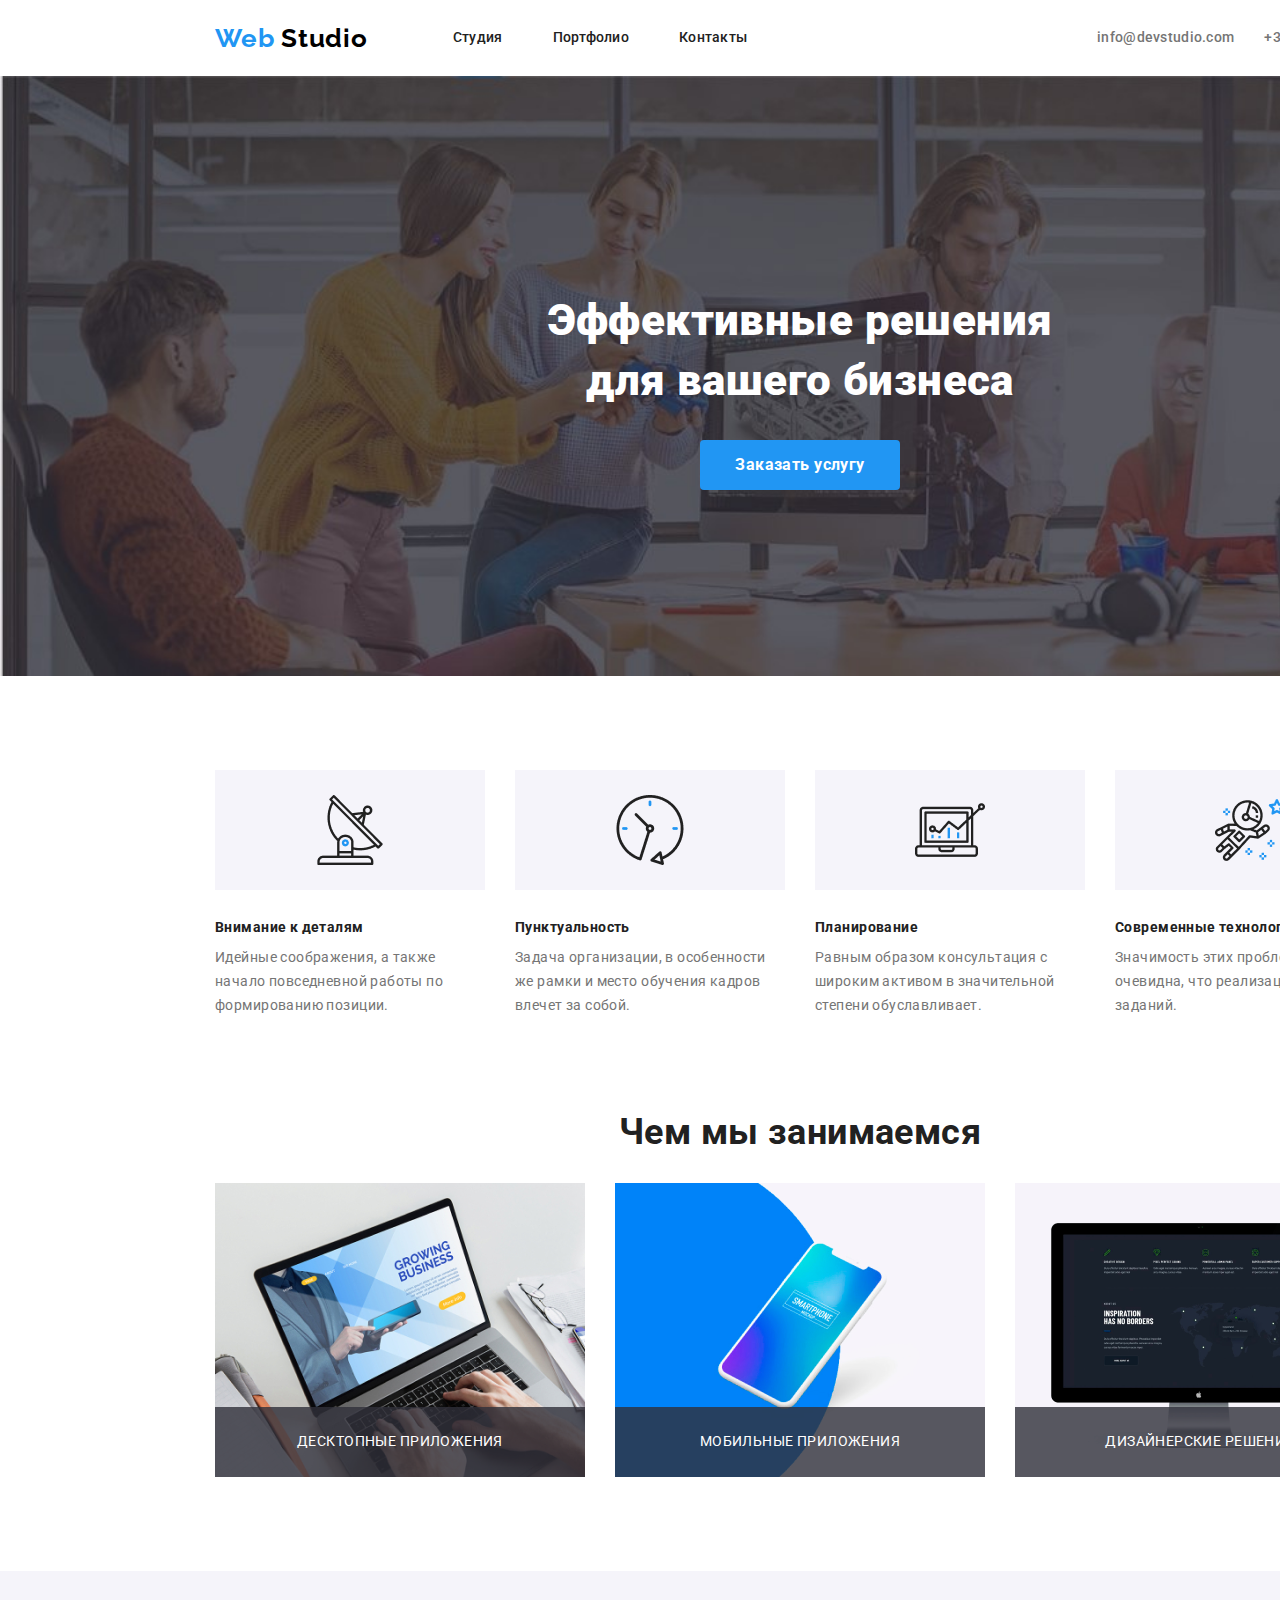
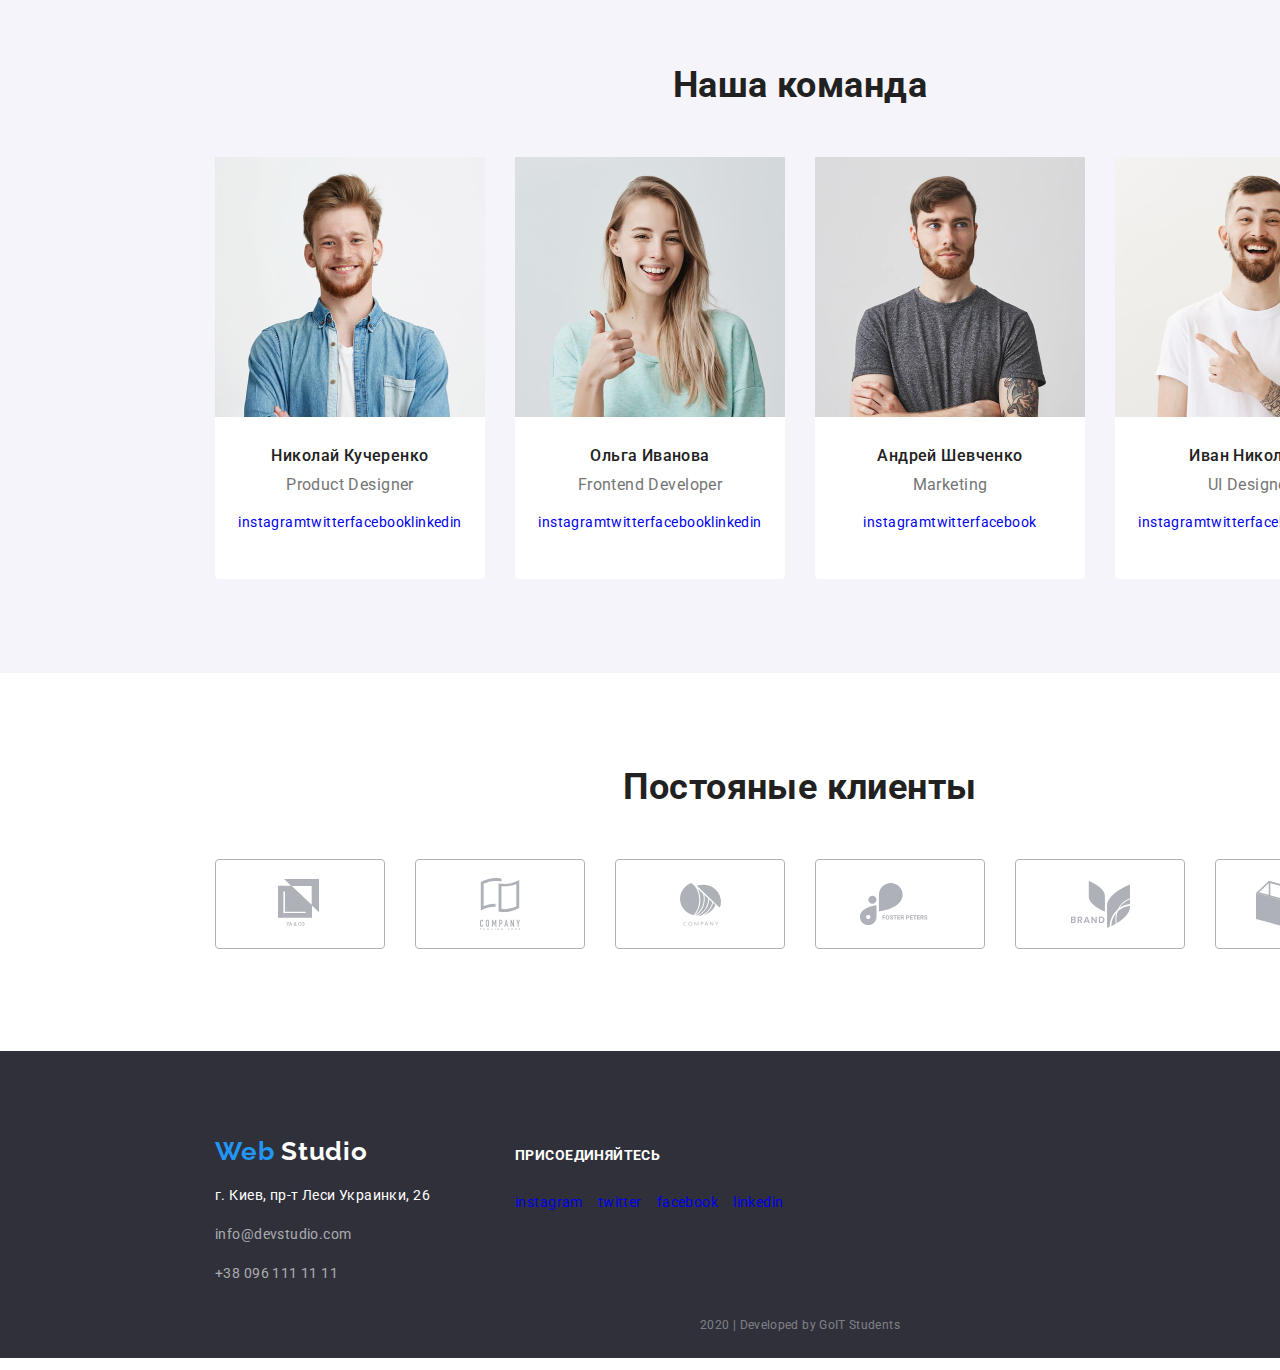
<file: index.html>
<!DOCTYPE html>
<html lang="ru">
  <head>
    <meta charset="UTF-8" />
    <meta name="viewport" content="width=device-width, initial-scale=1.0" />
    <title>Web Studio</title>
    <link rel="stylesheet" href="./css/normalize.css " />
    <link
      href="https://fonts.googleapis.com/css2?family=Raleway:wght@700&family=Roboto:wght@400;500;700;900&display=swap"
      rel="stylesheet"
    />
    <link rel="stylesheet" href="./css/styles.css" />
  </head>
  <body>
    <header>
      <nav class="nav-header container">
        <a href="index.html" class="logo">
          <span class="logo-web">Web</span>
          <span class="logo-studio">Studio</span>
        </a>
        <ul class="nav">
          <li><a href="index.html" class="nav-link">Студия</a></li>
          <li><a href="portfolio.html" class="nav-link">Портфолио</a></li>
          <li><a href="" class="nav-link">Контакты</a></li>
        </ul>
        <ul class="nav-address">
          <li><a href="mailto:info@devstudio.com"> info@devstudio.com</a></li>
          <li><a href="tel:+380961111111"> +38 096 111 11 11</a></li>
        </ul>
      </nav>
    </header>

    <main>
      <!-- section 1 / Эффективные решения -->
      <div class="">
        <section>
          <div class="main-header">
            <h1 class="header-style">
              Эффективные решения <br />
              для вашего бизнеса
            </h1>
            <a href="/" class="button">Заказать услугу</a>
          </div>
          <div class="advantages space-94">
            <h2 class="title transparent">advantages</h2>
            <ul class="header-title container">
              <li class="header-title-list">
                <div class="antenna"></div>
                <h3>Внимание к деталям</h3>
                <p>
                  Идейные соображения, а также начало повседневной работы по
                  формированию позиции.
                </p>
              </li>
              <li class="header-title-list">
                <div class="clock"></div>
                <h3>Пунктуальность</h3>
                <p>
                  Задача организации, в особенности же рамки и место обучения
                  кадров влечет за собой.
                </p>
              </li>
              <li class="header-title-list">
                <div class="diagram"></div>
                <h3>Планирование</h3>
                <p>
                  Равным образом консультация с широким активом в значительной
                  степени обуславливает.
                </p>
              </li>
              <li class="header-title-list">
                <div class="astronaut"></div>
                <h3>Современные технологии</h3>
                <p>
                  Значимость этих проблем настолько очевидна, что реализация
                  плановых заданий.
                </p>
              </li>
            </ul>
          </div>
        </section>

        <!-- section 2 / Чем мы занимаемся  -->

        <section class="space-94 container">
          <h2 class="title">Чем мы занимаемся</h2>
          <ul class="title-white ind-sec-2">
            <li class="desktop">
              <!-- <img
              src="./images/desktop.png"
              width="370"
              height="294"
              alt="Ноутбук"
            /> -->
              <p>Десктопные приложения</p>
            </li>
            <li class="phone">
              <!-- <img
              src="./images/phone.png"
              width="370"
              height="294"
              alt="Мобильный телефон"
            /> -->
              <p>Мобильные приложения</p>
            </li>
            <li class="monitor">
              <!-- <img
              src="./images/monitor.png"
              width="370"
              height="294"
              alt="Монитор"
            /> -->
              <p>Дизайнерские решения</p>
            </li>
          </ul>
        </section>

        <!-- section 3 / Наша команда  -->

        <section class="bg-gray space-94 space-94-pb">
          <h2 class="title our-team">Наша команда</h2>
          <ul class="title-team container">
            <li class="nikolay-kucherenko">
              <!-- <img
              src="./images/nikolay-kucherenko.png"
              alt="Николай Кучеренко"
              width="270"
              height="260"
            /> -->
              <div class="photo"></div>
              <div class="description">
                <b>Николай Кучеренко</b>
                <p>Product Designer</p>
                <ul class="link-style social-link">
                  <li><a href="https://www.instagram.com/">instagram</a></li>
                  <li><a href="https://twitter.com/">twitter</a></li>
                  <li><a href="https://facebook.com/">facebook</a></li>
                  <li><a href="https://www.linkedin.com/">linkedin</a></li>
                </ul>
              </div>
            </li>
            <li class="olga-ivanova">
              <!-- <img
              src="./images/olga-ivanova.png"
              alt="Ольга Иванова"
              width="270"
              height="260"
            /> -->
              <div class="photo"></div>
              <div class="description">
                <b>Ольга Иванова</b>
                <p>Frontend Developer</p>
                <ul class="link-style social-link">
                  <li><a href="https://www.instagram.com/">instagram</a></li>
                  <li><a href="https://twitter.com/">twitter</a></li>
                  <li><a href="https://facebook.com/">facebook</a></li>
                  <li><a href="https://www.linkedin.com/">linkedin</a></li>
                </ul>
              </div>
            </li>
            <li class="andrey-shevchenko">
              <!-- <img
              src="./images/andrey-shevchenko.png"
              alt="Андрей Шевченко"
              width="270"
              height="260"
            /> -->
              <div class="photo"></div>
              <div class="description">
                <b>Андрей Шевченко</b>
                <p>Marketing</p>
                <ul class="link-style social-link">
                  <li><a href="https://www.instagram.com/">instagram</a></li>
                  <li><a href="https://twitter.com/">twitter</a></li>
                  <li><a href="https://facebook.com/">facebook</a></li>
                  <li><a href="https://www.linkedin.com/"></a></li>
                </ul>
              </div>
            </li>
            <li class="ivan-nikolaev">
              <!-- <img
              src="./images/ivan-nikolaev.png"
              alt="Иван Николаев"
              width="270"
              height="260"
            /> -->
              <div class="photo"></div>
              <div class="description">
                <b>Иван Николаев</b>
                <p>UI Designer</p>
                <ul class="link-style social-link">
                  <li><a href="https://www.instagram.com/">instagram</a></li>
                  <li><a href="https://twitter.com/">twitter</a></li>
                  <li><a href="https://facebook.com/">facebook</a></li>
                  <li><a href="https://www.linkedin.com/">linkedin</a></li>
                </ul>
              </div>
            </li>
          </ul>
        </section>

        <!-- section 4 / Постояные клиенты -->

        <section>
          <h2 class="title space-94">Постояные клиенты</h2>
          <ul class="our-customs space-94-pb container">
            <li>
              <a href="">
                <img
                  src="./images/Client-1.svg"
                  width="170"
                  height="90"
                  alt="company"
                />
              </a>
            </li>
            <li>
              <a href="">
                <img
                  src="./images/Client-2.svg"
                  width="170"
                  height="90"
                  alt="company"
                />
              </a>
            </li>
            <li>
              <a href="">
                <img
                  src="./images/Client-3.svg"
                  width="170"
                  height="90"
                  alt="company"
                />
              </a>
            </li>
            <li>
              <a href="">
                <img
                  src="./images/Client-4.svg"
                  width="170"
                  height="90"
                  alt="company"
                />
              </a>
            </li>
            <li>
              <a href="">
                <img
                  src="./images/Client-5.svg"
                  width="170"
                  height="90"
                  alt="company"
                />
              </a>
            </li>
            <li>
              <a href="">
                <img
                  src="./images/Client-6.svg"
                  width="170"
                  height="90"
                  alt="company"
                />
              </a>
            </li>
          </ul>
        </section>
      </div>
    </main>
    <footer class="footer">
      <div class="container">
        <div class="footer-info">
          <div class="footer-sec1">
            <a href="index.html" class="logo">
              <span class="logo-web">Web</span>
              <span class="logo-studio">Studio</span>
            </a>
            <address>
              <ul class="link-style">
                <li>
                  <a
                    class="title-white footer-map"
                    href="https://www.google.com/maps/place/%D0%B1%D1%83%D0%BB.+%D0%9B%D0%B5%D1%81%D0%B8+%D0%A3%D0%BA%D1%80%D0%B0%D0%B8%D0%BD%D0%BA%D0%B8,+26,+%D0%9A%D0%B8%D0%B5%D0%B2,+02000/@50.4252,30.53727,17z/data=!4m5!3m4!1s0x40d4cf0e033ecbe9:0x57a4dffefec77da0!8m2!3d50.4265807!4d30.5383858"
                    >г. Киев, пр-т Леси Украинки, 26</a
                  >
                </li>
                <li class="footer-address">
                  <a href="mailto:info@devstudio.com">info@devstudio.com</a>
                </li>
                <li class="footer-address">
                  <a href="tel:+380961111111">+38 096 111 11 11</a>
                </li>
              </ul>
            </address>
          </div>
          <div>
            <b class="title-white footer-title-link">присоединяйтесь</b>
            <ul class="link-style footer-social-link">
              <li><a href="https://www.instagram.com/">instagram</a></li>
              <li><a href="https://twitter.com/">twitter</a></li>
              <li><a href="https://facebook.com/">facebook</a></li>
              <li><a href="https://www.linkedin.com/">linkedin</a></li>
            </ul>
          </div>
        </div>
      </div>
      <p class="developed">2020 | Developed by GoIT Students</p>
    </footer>
  </body>
</html>
</file>
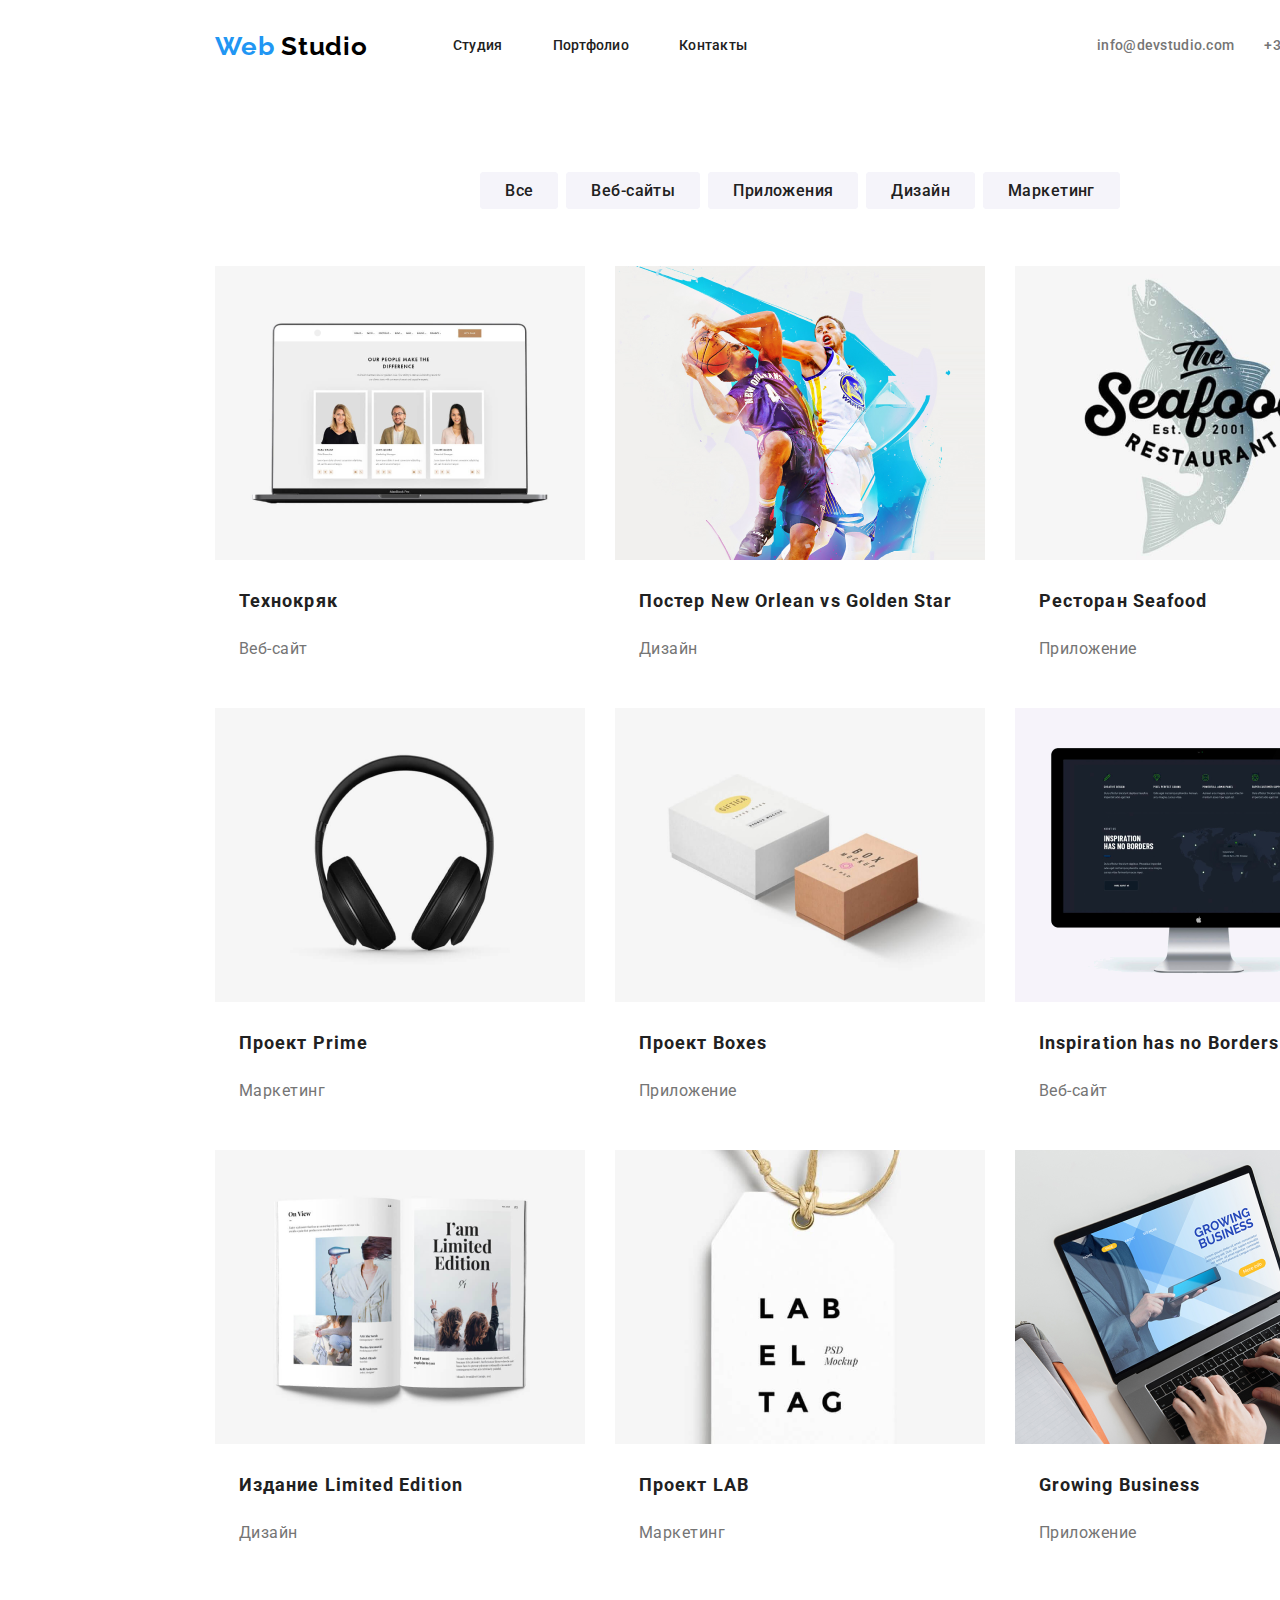
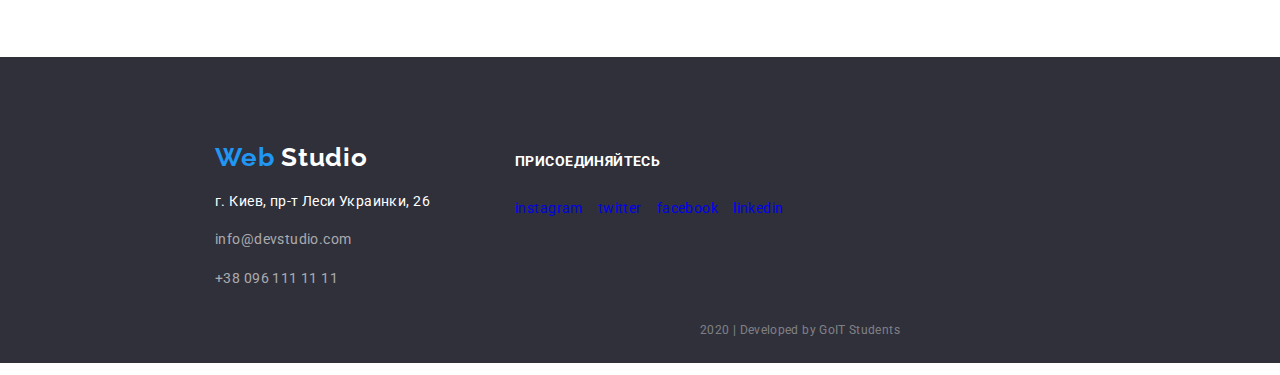
<file: portfolio.html>
<!DOCTYPE html>
<html lang="ru">
  <head>
    <meta charset="UTF-8" />
    <meta name="viewport" content="width=device-width, initial-scale=1.0" />
    <title>Web Studio</title>
    <link
      href="https://fonts.googleapis.com/css2?family=Raleway:wght@700&family=Roboto:wght@400;500;700;900&display=swap"
      rel="stylesheet"
    />
    <link rel="stylesheet" href="./css/styles.css" />
  </head>
  <body>
    <header>
      <nav class="nav-header container flex">
        <a href="index.html" class="logo">
          <span class="logo-web">Web</span>
          <span class="logo-studio">Studio</span>
        </a>
        <ul class="nav flex">
          <li><a href="index.html" class="nav-link">Студия</a></li>
          <li><a href="portfolio.html" class="nav-link">Портфолио</a></li>
          <li><a href="" class="nav-link">Контакты</a></li>
        </ul>
        <ul class="nav-address flex">
          <li><a href="mailto:info@devstudio.com"> info@devstudio.com</a></li>
          <li><a href="tel:+380961111111"> +38 096 111 11 11</a></li>
        </ul>
      </nav>
    </header>

    <main>
      <nav class="nav-portfolio space-94">
        <ul class="nav-portfolio-list">
          <li><a href="">Все</a></li>
          <li><a href="">Веб-сайты</a></li>
          <li><a href="">Приложения</a></li>
          <li><a href="">Дизайн</a></li>
          <li><a href="">Маркетинг</a></li>
        </ul>
      </nav>

      <!-- section 1 / Все -->

      <section>
        <h1 class="transparent">Портфолио</h1>
        <ul class="basic-portfolio container">
          <li>
            <a href="portfolio.html/"
              ><img
                src="./images/project-1.png"
                alt="gray-dackgraund"
                width="370"
                height="294"
              />
              <h2>Технокряк</h2>
              <p>Веб-сайт</p>
              <p class="text-partfolio transparent">
                Технокряк это современная площадка распространения коронавируса.
                Компании используют эту платформу для цифрового шпионажа и атак
                на защищённые сервера конкурентов.
              </p>
            </a>
          </li>
          <li>
            <a href="portfolio.html"
              ><img
                src="./images/project-2.png"
                alt="gray-background"
                width="370"
                height="294"
              />
              <h2>Постер New Orlean vs Golden Star</h2>
              <p>Дизайн</p>
              <p class="text-partfolio transparent">
                Технокряк это современная площадка распространения коронавируса.
                Компании используют эту платформу для цифрового шпионажа и атак
                на защищённые сервера конкурентов.
              </p>
            </a>
          </li>
          <li>
            <a href="portfolio.html"
              ><img
                src="./images/project-3.png"
                alt="gray-background"
                width="370"
                height="294"
              />
              <h2>Ресторан Seafood</h2>
              <p>Приложение</p>
              <p class="text-partfolio transparent">
                Технокряк это современная площадка распространения коронавируса.
                Компании используют эту платформу для цифрового шпионажа и атак
                на защищённые сервера конкурентов.
              </p>
            </a>
          </li>
          <li>
            <a href="portfolio.html"
              ><img
                src="./images/project-4.png"
                alt="gray-background"
                width="370"
                height="294"
              />
              <h2>Проект Prime</h2>
              <p>Маркетинг</p>
              <p class="text-partfolio transparent">
                Технокряк это современная площадка распространения коронавируса.
                Компании используют эту платформу для цифрового шпионажа и атак
                на защищённые сервера конкурентов.
              </p>
            </a>
          </li>
          <li>
            <a href="portfolio.html"
              ><img
                src="./images/project-5.png"
                alt="gray-background"
                width="370"
                height="294"
              />
              <h2>Проект Boxes</h2>
              <p>Приложение</p>
              <p class="text-partfolio transparent">
                Технокряк это современная площадка распространения коронавируса.
                Компании используют эту платформу для цифрового шпионажа и атак
                на защищённые сервера конкурентов.
              </p>
            </a>
          </li>
          <li>
            <a href="portfolio.html"
              ><img
                src="./images/project-6.png"
                alt="gray-background"
                width="370"
                height="294"
              />
              <h2>Inspiration has no Borders</h2>
              <p>Веб-сайт</p>
              <p class="text-partfolio transparent">
                Технокряк это современная площадка распространения коронавируса.
                Компании используют эту платформу для цифрового шпионажа и атак
                на защищённые сервера конкурентов.
              </p>
            </a>
          </li>
          <li>
            <a href="portfolio.html"
              ><img
                src="./images/project-7.png"
                alt="gray-background"
                width="370"
                height="294"
              />
              <h2>Издание Limited Edition</h2>
              <p>Дизайн</p>
              <p class="text-partfolio transparent">
                Технокряк это современная площадка распространения коронавируса.
                Компании используют эту платформу для цифрового шпионажа и атак
                на защищённые сервера конкурентов.
              </p>
            </a>
          </li>
          <li>
            <a href="portfolio.html"
              ><img
                src="./images/project-8.png"
                alt="gray-background"
                width="370"
                height="294"
              />
              <h2>Проект LAB</h2>
              <p>Маркетинг</p>
              <p class="text-partfolio transparent">
                Технокряк это современная площадка распространения коронавируса.
                Компании используют эту платформу для цифрового шпионажа и атак
                на защищённые сервера конкурентов.
              </p>
            </a>
          </li>
          <li>
            <a href="portfolio.html"
              ><img
                src="./images/project-9.png"
                alt="gray-background"
                width="370"
                height="294"
              />
              <h2>Growing Business</h2>
              <p>Приложение</p>
              <p class="text-partfolio transparent">
                Технокряк это современная площадка распространения коронавируса.
                Компании используют эту платформу для цифрового шпионажа и атак
                на защищённые сервера конкурентов.
              </p>
            </a>
          </li>
        </ul>
      </section>
    </main>

    <footer class="footer">
      <div class="container">
        <div class="footer-info">
          <div class="footer-sec1">
            <a href="index.html" class="logo">
              <span class="logo-web">Web</span>
              <span class="logo-studio">Studio</span>
            </a>
            <address>
              <ul class="link-style">
                <li>
                  <a
                    class="title-white footer-map"
                    href="https://www.google.com/maps/place/%D0%B1%D1%83%D0%BB.+%D0%9B%D0%B5%D1%81%D0%B8+%D0%A3%D0%BA%D1%80%D0%B0%D0%B8%D0%BD%D0%BA%D0%B8,+26,+%D0%9A%D0%B8%D0%B5%D0%B2,+02000/@50.4252,30.53727,17z/data=!4m5!3m4!1s0x40d4cf0e033ecbe9:0x57a4dffefec77da0!8m2!3d50.4265807!4d30.5383858"
                    >г. Киев, пр-т Леси Украинки, 26</a
                  >
                </li>
                <li class="footer-address">
                  <a href="mailto:info@devstudio.com">info@devstudio.com</a>
                </li>
                <li class="footer-address">
                  <a href="tel:+380961111111">+38 096 111 11 11</a>
                </li>
              </ul>
            </address>
          </div>
          <div>
            <b class="title-white footer-title-link">присоединяйтесь</b>
            <ul class="link-style footer-social-link">
              <li><a href="https://www.instagram.com/">instagram</a></li>
              <li><a href="https://twitter.com/">twitter</a></li>
              <li><a href="https://facebook.com/">facebook</a></li>
              <li><a href="https://www.linkedin.com/">linkedin</a></li>
            </ul>
          </div>
        </div>
      </div>
      <p class="developed">2020 | Developed by GoIT Students</p>
    </footer>
  </body>
</html>
</file>
<file: css/styles.css>
:root {
  box-sizing: border-box;

  --color-basic: #757575;
  --color-accent: #2196f3;
  --color-title: #212121;
  --color-white: #ffffff;
  --color-footer-address: rgba(255, 255, 255, 0.6);
  --color-footer-devoloped: rgba(255, 255, 255, 0.4);
  --color-background: #f5f4fa;
  --color-footer-background: #2f303a;
}

/* basic*/
*,
*::before,
*::after {
  box-sizing: inherit;
}

ul {
  margin: 0;
  padding: 0;
  list-style: none;
}

body {
  width: 1600px;
  margin-right: auto;
  margin-left: auto;
  
  font-family: Roboto, Helvetica, sans-serif;
  font-weight: 400;
  font-size: 14px;
  line-height: 1.71;
  letter-spacing: 0.03em;

  color: var(--color-basic);
}

.container {
  width: 1200px;
  padding-right: 15px;
  padding-left: 15px;
  margin-left: auto;
  margin-right: auto;
}

.title {
  font-size: 36px;
  font-weight: 700;
  line-height: 1.16;
  text-align: center;

  color: var(--color-title);
}

.title-white {
  color: var(--color-white);
}

.header-title h3 {
  font-size: 14px;
  line-height: 1.14;

  color: var(--color-title);  
}

.flex {
  
}

.nav-header,
.nav,
.nav-address,
.main-header,
.button,
.header-title,
.header-title-list {
  display: flex;
}

.space-94     { margin-top:     94px;}
.space-94-pb  { padding-bottom: 94px;}

/* 
  header
*/

/* logo */
.logo {
  font-family: Raleway, Helvetica, sans-serif;
  font-size: 26px;
  font-weight: 700;
  line-height: 1.19;
  letter-spacing: 0.03em;
  text-decoration: none;
}

.logo-web     { color: #2196f3;}
.logo-studio  { color: #000000;}

/* nav */
.nav-link {
  display: block;
  padding-top: 30px;
  padding-bottom: 30px;
}

.nav li:not(:last-child) {
  margin-right: 50px;
}
.nav a {
  font-size: 14px;
  font-weight: 500;
  line-height: 1.14;
  letter-spacing: 0.02em;
  text-decoration: none;

  color: var(--color-title);
}

.nav a:visited  { color: var(--color-title);}

.nav a:hover,
.nav a:focus    { color: var(--color-accent);}

/* nav address  */
.nav li:first-child { margin-left: 85px;}

.nav-address a {
  font-size: 14px;
  font-weight: 500;
  line-height: 1.14;
  letter-spacing: 0.02em;
  text-decoration: none;
  
  color: var(--color-basic);
}

.nav-address a:visited  { color: var(--color-basic);}

.nav-address a:hover,
.nav-address a:focus    { color: var(--color-accent);}

.nav-address {
  display: flex;
  margin-left: auto;
}

.nav-address li:not(:last-child) { margin-right: 30px;}
.nav-address li:last-child { margin-right: 0px;}
.nav-header { align-items: center;}

/* webstudio section 1*/
.header-img {
  width: 1600px;
  height: 600px;
}
.clear {
  position: absolute;

  color: rgba(0, 0, 0, 0.8);
}
.header {
  font-size: 44px;
  font-weight: 900;
  line-height: 1.36;
}
.header-style {
  display: flex;
  justify-content: center;
  text-align: center;

  font-size: 44px;
  font-weight: 900;
  line-height: 1.36;
  letter-spacing: 6%;
  vertical-align: top;

  color: var(--color-white);
}
.main-header {
  height: 600px;

  flex-direction: column;
  align-items: center;
  align-content: center;
  justify-content: center;

  background: url(../images/header.jpg);
  background-size: 1600px 600px;
}
.button {
  width: 200px;
  height: 50px;

  align-items: center;
  justify-content: center;

  
  font-size: 16px;
  font-weight: 700;
  line-height: 1.87;
  text-decoration: none;
  
  color: #ffffff;
  background-color: var(--color-accent);
  border: 5px solid var(--color-accent);
  border-radius: 4px;
}

.transparent { display: none;}

.header-title {
  flex-wrap: wrap;
  align-content: center;
}

.header-title li { 
  width: calc((100% - 90px) / 4);
}

.header-title li:not(:nth-child(4n))  { margin-right: auto;}
.header-title li:last-child           { margin-right: 0px;}
.header-title li:nth-child(n + 5)     { margin-top: 30px;}

.header-title-list {
  flex-direction: column;
  flex-wrap: wrap;
}

/* header title list */
.header-title .antenna {
  width: 100%;
  height: 120px;

  background: url(../images/antenna.png), var(--color-background);
  background-size: 70px 70px, 270px 120px;
  background-position: 50% 50%, 100% 100%;
  background-repeat: no-repeat;
}
.header-title .clock {
  width: 100%;
  height: 120px;

  background: url(../images/clock.png), var(--color-background);
  background-size: 70px 70px, 270px 120px;
  background-position: 50% 50%, 100% 100%;
  background-repeat: no-repeat;
}
.header-title .diagram {
  width: 100%;
  height: 120px;

  background: url(../images/diagram.png), var(--color-background);
  background-size: 70px 70px, 270px 120px;
  background-position: 50% 50%, 100% 100%;
  background-repeat: no-repeat;
}
.header-title .astronaut {
  width: 100%;
  height: 120px;

  background: url(../images/astronaut.png), var(--color-background);
  background-size: 70px 70px, 270px 120px;
  background-position: 50% 50%, 100% 100%;
  background-repeat: no-repeat;
}

.header-title h3 {
  margin-top: 30px;
  margin-bottom: 0;
}
.header-title p {
  margin-top: 10px;
  margin-bottom: 0;
}

.title p {
  font-size: 14px;
  line-height: 1.71;

  color: var(--color-basic);
}

.title-white p {
  font-size: 14px;
  line-height: 1.14;
  letter-spacing: 0.03em;
  text-transform: uppercase;
}

/* webstudio section 2 */
.link-style a {
  text-decoration: none;
}

.ind-sec-2 {
  display: flex;
  flex-wrap: wrap;
}

.ind-sec-2 li:not(:nth-child(3n)) { margin-right: 30px;}
.ind-sec-2 li:last-child          { margin-right: 0;}
.ind-sec-2 li:nth-child(n + 4)    { margin-top: 30px;}

/* index section list */
.ind-sec-2 .desktop {
  width: calc((100% - 60px) / 3);
  height: 294px;

  background: url(../images/desktop.png);
  background-repeat: no-repeat;

}
.desktop {
  display: flex;
  align-items: flex-end;
  justify-content: center;
}
.desktop p { margin-bottom: 27px;}

.ind-sec-2 .phone {
  background: url(../images/phone.png);
  background-repeat: no-repeat;
  width: calc((100% - 60px) / 3);
  height: 294px;
}
.phone {
  display: flex;
  align-items: flex-end;
  justify-content: center;
}
.phone p { margin-bottom: 27px;}

.ind-sec-2 .monitor {
  background: url(../images/monitor.png);
  background-repeat: no-repeat;
  width: calc((100% - 60px) / 3);
  height: 294px;
}
.monitor {
  display: flex;
  align-items: flex-end;
  justify-content: center;
}
.monitor p { margin-bottom: 27px;}

/* webstudio section 3 */
.bg-gray {
  background-color: var(--color-background);
}

.our-team {
  padding-top: 94px;
  margin-bottom: 50px;
}

.title-team b {
  padding-top: 30px;

  font-weight: 500;
  font-size: 16px;
  line-height: 1.18;

  color: var(--color-title);
}

.title-team p {
  margin-top: 10px;

  font-size: 16px;
  line-height: 1.18;
  
  color: var(--color-basic);
}

.photo {
  width: 270px;
  height: 260px;
}

.title-team {
  display: flex;
  flex-wrap: wrap;
  /* padding-right: 215px;
  padding-left: 215px; */
}
.title-team li:not(:nth-child(4n))  { margin-right: auto;}
.title-team li:last-child           { margin-right: 0px;}
.title-team li:nth-child(n + 5)     { margin-top: 50px;}

.social-link { display: flex;}

/* team list */
.nikolay-kucherenko .photo  { background: url(../images/nikolay-kucherenko.png);}
.olga-ivanova       .photo  { background: url(../images/olga-ivanova.png);}
.andrey-shevchenko  .photo  { background: url(../images/andrey-shevchenko.png);}
.ivan-nikolaev      .photo  { background: url(../images/ivan-nikolaev.png);}

.description {
  display: flex;
  flex-direction: column;
  align-items: center;

  background-color: var(--color-white);
  width: 270px;
  height: 162px;
  border-radius: 0px 0px 4px 4px;
}

.nikolay-kucherenko {
  display: flex;
  flex-direction: column;
  align-items: center;
}

.olga-ivanova {
  display: flex;
  flex-direction: column;
  align-items: center;
}

.andrey-shevchenko {
  display: flex;
  flex-direction: column;
  align-items: center;
}

.ivan-nikolaev {
  display: flex;
  flex-direction: column;
  align-items: center;
}

/*
    webstudio section 4
 */

.our-customs {
  display: flex;
  flex-wrap: wrap;
  justify-content: center;

  margin-top: 50px;
}

.our-customs li:not(:nth-child(6n)) { margin-right: calc((100% - 1020px) / 5);}
.our-customs li:last-child          { margin-right: 0px;}
.our-customs li:nth-child(n + 7)    { margin-top: 50px;}

/* footer */

.footer {
  padding-top: 85px;

  background-color: var(--color-footer-background);
}
.footer-sec1{ margin-right: 85px;}

.footer-info{
    display: flex;
    align-items: baseline;
}
.footer .logo {
  display: block;

  margin-bottom: 17px;
}
.footer .logo-studio {
  color: var(--color-white);
}
.footer-address a {
  font-style: normal;
  font-weight: normal;
  font-size: 14px;
  font-weight: 400;
  line-height: 1.71;
  text-decoration-style: normal;
  
  color: var(--color-footer-address);
}

.footer-map.title-white {
  margin-bottom: 15px;

  font-style: normal;
  
  color: var(--color-white);
}

.footer-map {
  display: block;

  font-size: 14px;
  line-height: 1.71;
  letter-spacing: 0.03em;
  text-decoration: none;
  text-decoration-style: unset;
}

.footer-address a {
  display: block;

  margin-bottom: 15px;
}

.footer-title-link {
  font-weight: 700;
  font-size: 14px;
  line-height: 1.14;
  letter-spacing: 0.03em;
  text-transform: uppercase;
}
.footer-social-link {
  display: flex;
  
  margin-top: 23px;
}

.footer-social-link li:not(:last-child) {
  margin: 0;
  margin-right: 15px;
}

.developed {
  display: block;

  padding-bottom: 21px;

  
  font-family: Roboto;
  font-size: 12px;
  line-height: 2;
  letter-spacing: 0.03em;
  text-align: center;

  color: var(--color-footer-devoloped);
}

/* 
  portfolio 
*/

/* nav  */
.nav-portfolio-list{
  display: flex;
  justify-content: center;
}

.nav-portfolio li             { margin-right: 8px;}
.nav-portfolio li:last-child  { margin-right: 0px;}

.nav-portfolio a {  
  padding: 6px 22px;
  
  font-size: 16px;
  font-weight: 500;
  line-height: 1.62;
  text-decoration: none;
  
  color: var(--color-title);
  background-color: var(--color-background);
  border: solid var(--color-background);
  border-radius: 4px;
}
.nav-portfolio a:hover {
  color: var(--color-white);
  background-color: var(--color-accent);
  border: solid var(--color-accent);
  border-radius: 4px;
}

/* main */
.basic-portfolio {
  display: flex;
  flex-wrap: wrap;
  
  margin-top: 62px;
  margin-bottom: 94px;
}

.basic-portfolio li:not(:nth-child(3n)) { margin-right: calc((100% - 1110px) / 2);}
.basic-portfolio li:last-child          { margin-right: 0px;}
.basic-portfolio li:nth-child(n + 4)    { margin-top: 30px;}

.basic-portfolio a {
  text-decoration: none;
  font-style: normal;
}

.basic-portfolio h2 {
  padding-left: 24px;
  
  font-size: 18px;
  line-height: 2;
  letter-spacing: 0.06em;

  color: var(--color-title);
}

.basic-portfolio p {
  padding-left: 24px;

  font-size: 16px;
  line-height: 1.71;
  letter-spacing: 0.03em;
  
  color: var(--color-basic);
}

.basic-portfolio .text-partfolio {
  font-size: 18px;
  line-height: 1.56;
  
  background-color: var(--color-basic); /* temporal  */
  color: var(--color-white);
}
</file>
